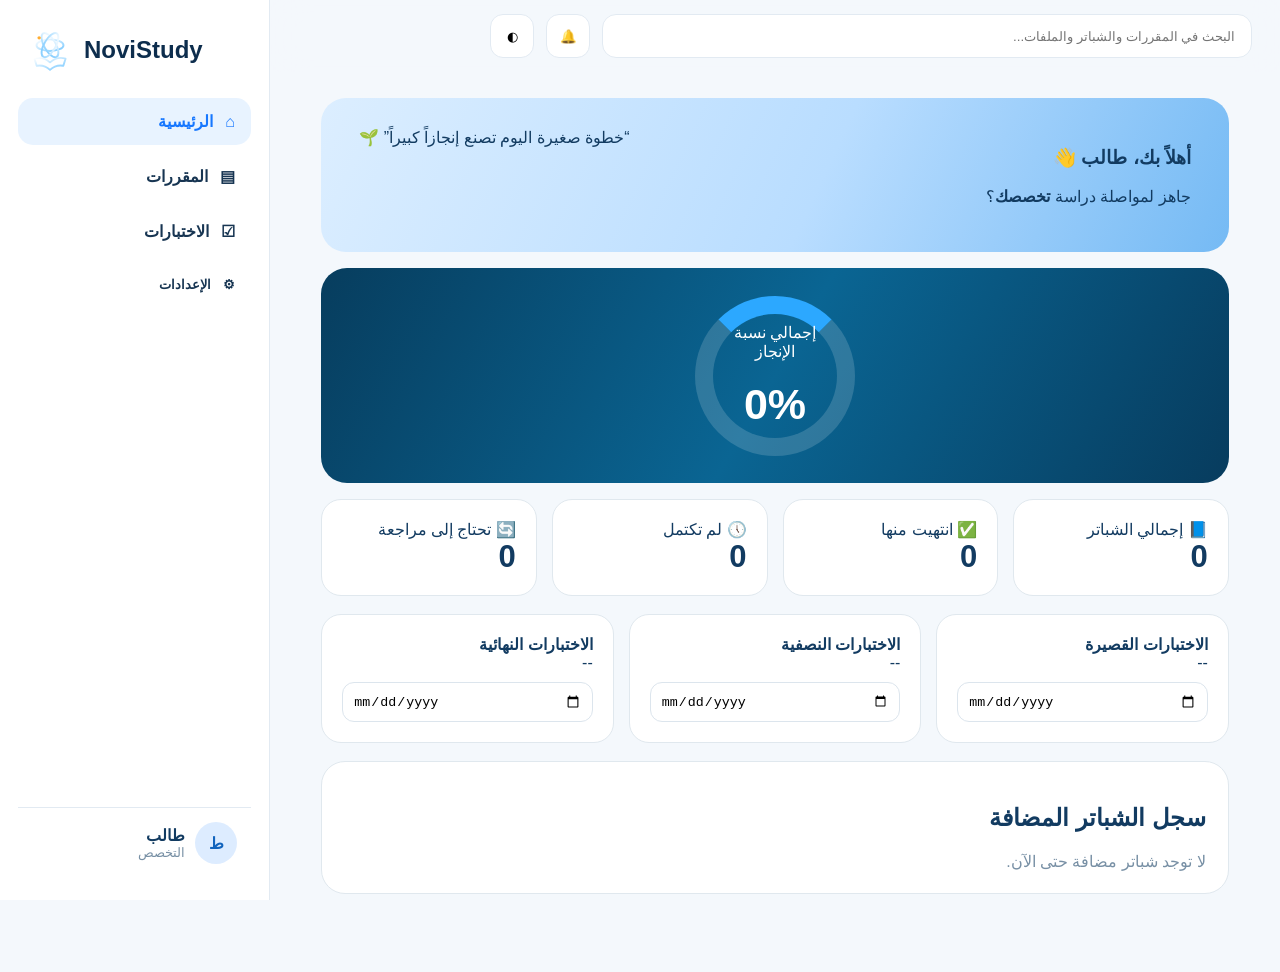
<file: index.html>
<!doctype html><html lang="ar" dir="rtl"><head><meta charset="utf-8"><meta name="viewport" content="width=device-width,initial-scale=1,viewport-fit=cover"><title>NoviStudy</title><link rel="stylesheet" href="novistudy-v2.css"><style>*{box-sizing:border-box}body{margin:0;font-family:-apple-system,BlinkMacSystemFont,"Segoe UI",Tahoma,Arial,sans-serif;color:#123b61}.dash{min-height:100vh;padding:26px 4vw}.welcome{border-radius:25px;padding:30px 38px;background:linear-gradient(115deg,#dceeff,#b9ddff 55%,#75baf4);display:flex;justify-content:space-between}.progress{height:215px;margin-top:16px;border-radius:26px;background:linear-gradient(120deg,#073d5e,#0a6593,#073c5e);color:#fff;display:grid;place-items:center}.ring{width:160px;height:160px;border:18px solid #ffffff28;border-top-color:#2ca8ff;border-radius:50%;display:grid;place-items:center;text-align:center}.ring strong{font-size:43px}.stats{display:grid;grid-template-columns:repeat(4,1fr);gap:15px;margin-top:16px}.stat,.exam{background:#fff;border:1px solid #e0e8ee;border-radius:20px;padding:20px}.stat strong{display:block;font-size:31px}.examgrid{display:grid;grid-template-columns:repeat(3,1fr);gap:15px;margin-top:18px}.exam input{width:100%;margin-top:10px;border:1px solid #dce5ed;border-radius:12px;padding:10px}.modal{display:none;position:fixed;inset:0;background:#071b2d8f;z-index:700;place-items:center;padding:22px;backdrop-filter:blur(9px)}.modal.open{display:grid}.settings{width:min(1040px,96vw);max-height:91vh;overflow:auto;background:#f5f8fc;border-radius:30px;padding:0;box-shadow:0 30px 90px #00182e45}.settingsHead{position:sticky;top:0;z-index:3;background:#ffffffeb;backdrop-filter:blur(18px);display:flex;align-items:center;justify-content:space-between;padding:20px 25px;border-bottom:1px solid #e2eaf2}.settingsHead h2{margin:0;font-size:26px}.closeSettings{border:0;background:#edf2f7;width:42px;height:42px;border-radius:50%;font-size:21px}.settingsBody{padding:22px}.profileCard{background:linear-gradient(125deg,#0b4167,#087ab4);color:#fff;border-radius:24px;padding:22px;display:flex;align-items:center;gap:18px;margin-bottom:18px}.profileAvatar{width:72px;height:72px;border-radius:22px;background:#ffffff24;display:grid;place-items:center;font-size:30px;font-weight:900}.profileCard h3{margin:0 0 5px;font-size:23px}.profileCard p{margin:0;opacity:.82}.settingsGrid{display:grid;grid-template-columns:1fr 1fr;gap:16px}.settingCard{background:#fff;border:1px solid #e0e8ee;border-radius:22px;padding:20px}.settingCard.wide{grid-column:1/-1}.cardTitle{display:flex;gap:11px;align-items:center;margin-bottom:17px}.cardIcon{width:42px;height:42px;border-radius:13px;background:#e8f3ff;display:grid;place-items:center;font-size:20px}.cardTitle h3{margin:0}.field{margin:11px 0}.field label{display:block;font-size:13px;font-weight:800;color:#6d8499;margin:0 4px 6px}.field input,.field select{width:100%;height:46px;border:1px solid #dce5ed;border-radius:13px;padding:0 13px;background:#fbfdff;font:inherit;color:#173552}.settingRow{display:flex;align-items:center;justify-content:space-between;padding:13px 0;border-bottom:1px solid #edf1f5;gap:15px}.settingRow:last-child{border-bottom:0}.settingRow small{display:block;color:#8194a6;margin-top:3px}.switch{position:relative;width:52px;height:30px;flex:0 0 auto}.switch input{display:none}.switch span{position:absolute;inset:0;background:#ccd6df;border-radius:30px;transition:.2s}.switch span:after{content:'';position:absolute;width:24px;height:24px;right:3px;top:3px;background:#fff;border-radius:50%;box-shadow:0 2px 6px #0002;transition:.2s}.switch input:checked+span{background:#1684ff}.switch input:checked+span:after{transform:translateX(-22px)}.seg{display:flex;background:#eef3f7;padding:4px;border-radius:12px}.seg button{border:0;background:transparent;padding:8px 12px;border-radius:9px;color:#61778b}.seg button.on{background:#fff;color:#087df2;box-shadow:0 2px 8px #001b3012}.action{border:0;border-radius:13px;padding:11px 15px;background:#e9f3ff;color:#0875dc;font-weight:800}.primary{background:#087df2;color:#fff}.danger{background:#fff0f1;color:#c8444e}.saveBar{position:sticky;bottom:0;background:#f5f8fce8;backdrop-filter:blur(15px);padding:16px 22px;display:flex;justify-content:flex-start;border-top:1px solid #e1e9f0}.saveBtn{border:0;background:#087df2;color:#fff;border-radius:14px;padding:13px 30px;font-weight:900;font-size:16px}.restoreLabel{cursor:pointer}.restoreLabel input{display:none}.ns-dark .settings{background:#091522}.ns-dark .settingsHead,.ns-dark .settingCard{background:#122235;color:#eaf3fb;border-color:#26394b}.ns-dark .field input,.ns-dark .field select{background:#0e1d2d!important}.ns-dark .saveBar{background:#091522e8}.ns-dark .closeSettings{background:#1b3044;color:#fff}@media(max-width:800px){.stats,.examgrid,.settingsGrid{grid-template-columns:1fr}.welcome{display:block}.settingCard.wide{grid-column:auto}.settings{width:98vw}.settingsBody{padding:13px}}</style></head><body><main class="dash"><section class="welcome"><div><h1>أهلاً بك، <span id="helloName">طالب</span> 👋</h1><p>جاهز لمواصلة دراسة <b id="major">تخصصك</b>؟</p></div><div>“خطوة صغيرة اليوم تصنع إنجازاً كبيراً” 🌱</div></section><section class="progress"><div class="ring">إجمالي نسبة الإنجاز<br><strong>0%</strong></div></section><div class="stats"><div class="stat">📘 إجمالي الشباتر<strong>0</strong></div><div class="stat">✅ انتهيت منها<strong>0</strong></div><div class="stat">🕔 لم تكتمل<strong>0</strong></div><div class="stat">🔄 تحتاج إلى مراجعة<strong>0</strong></div></div><section class="examgrid"><div class="exam"><b>الاختبارات القصيرة</b><div id="quizDays">--</div><input type="date" data-exam="الاختبارات القصيرة"></div><div class="exam"><b>الاختبارات النصفية</b><div id="midDays">--</div><input type="date" data-exam="الاختبارات النصفية"></div><div class="exam"><b>الاختبارات النهائية</b><div id="finalDays">--</div><input type="date" data-exam="الاختبارات النهائية"></div></section><section id="recentFiles" style="margin-top:18px;background:#fff;border:1px solid #e0e8ee;border-radius:24px;padding:22px"><h2>سجل الشباتر المضافة</h2><div id="chapterLog" style="color:#7890a5">لا توجد شباتر مضافة حتى الآن.</div></section></main><div id="settingsModal" class="modal"><div class="settings"><header class="settingsHead"><h2>الإعدادات</h2><button class="closeSettings" id="closeSettings">×</button></header><div class="settingsBody"><section class="profileCard"><div class="profileAvatar" id="settingsAvatar">ط</div><div><h3 id="profilePreview">طالب</h3><p id="profileSub">التخصص · الجامعة</p></div></section><div class="settingsGrid"><section class="settingCard wide"><div class="cardTitle"><div class="cardIcon">👤</div><div><h3>الملف الشخصي</h3><small>المعلومات التي تظهر في NoviStudy</small></div></div><div style="display:grid;grid-template-columns:repeat(3,1fr);gap:12px"><div class="field"><label>اسم المستخدم</label><input id="setName" placeholder="اسمك"></div><div class="field"><label>التخصص</label><input id="setMajor" placeholder="مثال: الطب والجراحة"></div><div class="field"><label>الجامعة</label><input id="setUni" placeholder="اسم الجامعة"></div></div></section><section class="settingCard"><div class="cardTitle"><div class="cardIcon">◐</div><h3>المظهر</h3></div><div class="settingRow"><div><b>الوضع الداكن</b><small>تغيير مظهر التطبيق</small></div><label class="switch"><input id="darkToggle" type="checkbox"><span></span></label></div><div class="settingRow"><div><b>مظهر التطبيق</b></div><div class="seg"><button class="on">تلقائي</button><button>فاتح</button><button>داكن</button></div></div></section><section class="settingCard"><div class="cardTitle"><div class="cardIcon">✏️</div><h3>Apple Pencil والقلم</h3></div><div class="settingRow"><div><b>الكتابة بالقلم فقط</b><small>الإصبع للتنقل والتكبير فقط</small></div><label class="switch"><input type="checkbox" checked disabled><span></span></label></div><div class="settingRow"><div><b>حفظ إعدادات الأدوات</b><small>السماكة والألوان وآخر أداة</small></div><label class="switch"><input id="toolMemory" type="checkbox" checked><span></span></label></div></section><section class="settingCard"><div class="cardTitle"><div class="cardIcon">📝</div><h3>الاختبارات</h3></div><div class="settingRow"><div><b>عدد الأسئلة الافتراضي</b></div><select id="defaultQuestions">${Array.from({length:20},(_,i)=>`<option>${(i+1)*5}</option>`).join('')}</select></div><div class="settingRow"><div><b>الوقت الافتراضي</b></div><select id="defaultTime">${Array.from({length:24},(_,i)=>`<option>${(i+1)*5}</option>`).join('')}</select></div></section><section class="settingCard"><div class="cardTitle"><div class="cardIcon">🔔</div><h3>الإشعارات</h3></div><div class="settingRow"><div><b>تنبيهات الاختبارات</b><small>التذكير بالمواعيد المحفوظة</small></div><label class="switch"><input id="examAlerts" type="checkbox" checked><span></span></label></div></section><section class="settingCard wide"><div class="cardTitle"><div class="cardIcon">☁️</div><div><h3>الملفات والبيانات</h3><small>النسخ الاحتياطي والاستعادة</small></div></div><div class="settingRow"><div><b>نسخة احتياطية من بيانات NoviStudy</b><small>المقررات والإعدادات ومواعيد الاختبارات وبنك الأسئلة</small></div><button class="action primary" onclick="NoviStudy.backup()">تنزيل نسخة احتياطية</button></div><div class="settingRow"><div><b>استعادة نسخة احتياطية</b><small>اختر ملف NoviStudy Backup</small></div><label class="action restoreLabel">اختيار ملف<input id="restore" type="file" accept="application/json"></label></div></section><section class="settingCard"><div class="cardTitle"><div class="cardIcon">🔒</div><h3>الخصوصية والأمان</h3></div><div class="settingRow"><div><b>البيانات المحلية</b><small>بياناتك الدراسية محفوظة على هذا الجهاز في النسخة الحالية</small></div></div></section><section class="settingCard"><div class="cardTitle"><div class="cardIcon">❔</div><h3>المساعدة وعن التطبيق</h3></div><div class="settingRow"><div><b>NoviStudy</b><small>منصة الدراسة والملاحظات والاختبارات</small></div><span>v2</span></div></section></div></div><div class="saveBar"><button class="saveBtn" id="saveSettings">حفظ التغييرات</button></div></div></div><script src="novistudy-v2.js"></script><script>const $=x=>document.getElementById(x);function p(){try{return JSON.parse(localStorage.getItem('noviProfile')||'{}')}catch{return{}}}function renderProfile(){let a=p();helloName.textContent=a.n||'طالب';major.textContent=a.m||'تخصصك';setName.value=a.n||'';setMajor.value=a.m||'';setUni.value=a.u||'';profilePreview.textContent=a.n||'طالب';profileSub.textContent=(a.m||'التخصص')+' · '+(a.u||'الجامعة');settingsAvatar.textContent=(a.n||'ط')[0]}renderProfile();function loadPrefs(){darkToggle.checked=document.body.classList.contains('ns-dark');toolMemory.checked=localStorage.getItem('noviToolMemory')!=='0';examAlerts.checked=localStorage.getItem('noviExamAlerts')!=='0';defaultQuestions.value=localStorage.getItem('noviDefaultQuestions')||'20';defaultTime.value=localStorage.getItem('noviDefaultTime')||'30'}saveSettings.onclick=()=>{localStorage.setItem('noviProfile',JSON.stringify({n:setName.value||'طالب',m:setMajor.value||'التخصص',u:setUni.value||'الجامعة'}));localStorage.setItem('noviToolMemory',toolMemory.checked?'1':'0');localStorage.setItem('noviExamAlerts',examAlerts.checked?'1':'0');localStorage.setItem('noviDefaultQuestions',defaultQuestions.value);localStorage.setItem('noviDefaultTime',defaultTime.value);renderProfile();settingsModal.classList.remove('open')};darkToggle.onchange=()=>{document.body.classList.toggle('ns-dark',darkToggle.checked);localStorage.setItem('noviDark',darkToggle.checked?'1':'0')};closeSettings.onclick=()=>settingsModal.classList.remove('open');settingsModal.onclick=e=>{if(e.target===settingsModal)settingsModal.classList.remove('open')};document.addEventListener('click',e=>{if(e.target.closest('#nsSettings')){loadPrefs();settingsModal.classList.add('open')}});restore.onchange=async()=>{try{NoviStudy.restore(JSON.parse(await restore.files[0].text()))}catch{alert('ملف النسخة الاحتياطية غير صالح')}};let dates={};try{dates=JSON.parse(localStorage.getItem('novi_exam_dates')||'{}')}catch{};function examRender(){let ids=['quizDays','midDays','finalDays'],keys=['الاختبارات القصيرة','الاختبارات النصفية','الاختبارات النهائية'];keys.forEach((k,i)=>{let el=document.querySelector(`[data-exam="${k}"]`);el.value=dates[k]||'';ids[i]&&($(ids[i]).textContent=dates[k]?Math.max(0,Math.ceil((new Date(dates[k])-new Date())/86400000))+' يوم':'--')})}document.querySelectorAll('[data-exam]').forEach(x=>x.onchange=()=>{dates[x.dataset.exam]=x.value;localStorage.setItem('novi_exam_dates',JSON.stringify(dates));examRender()});examRender();</script></body></html>
</file>
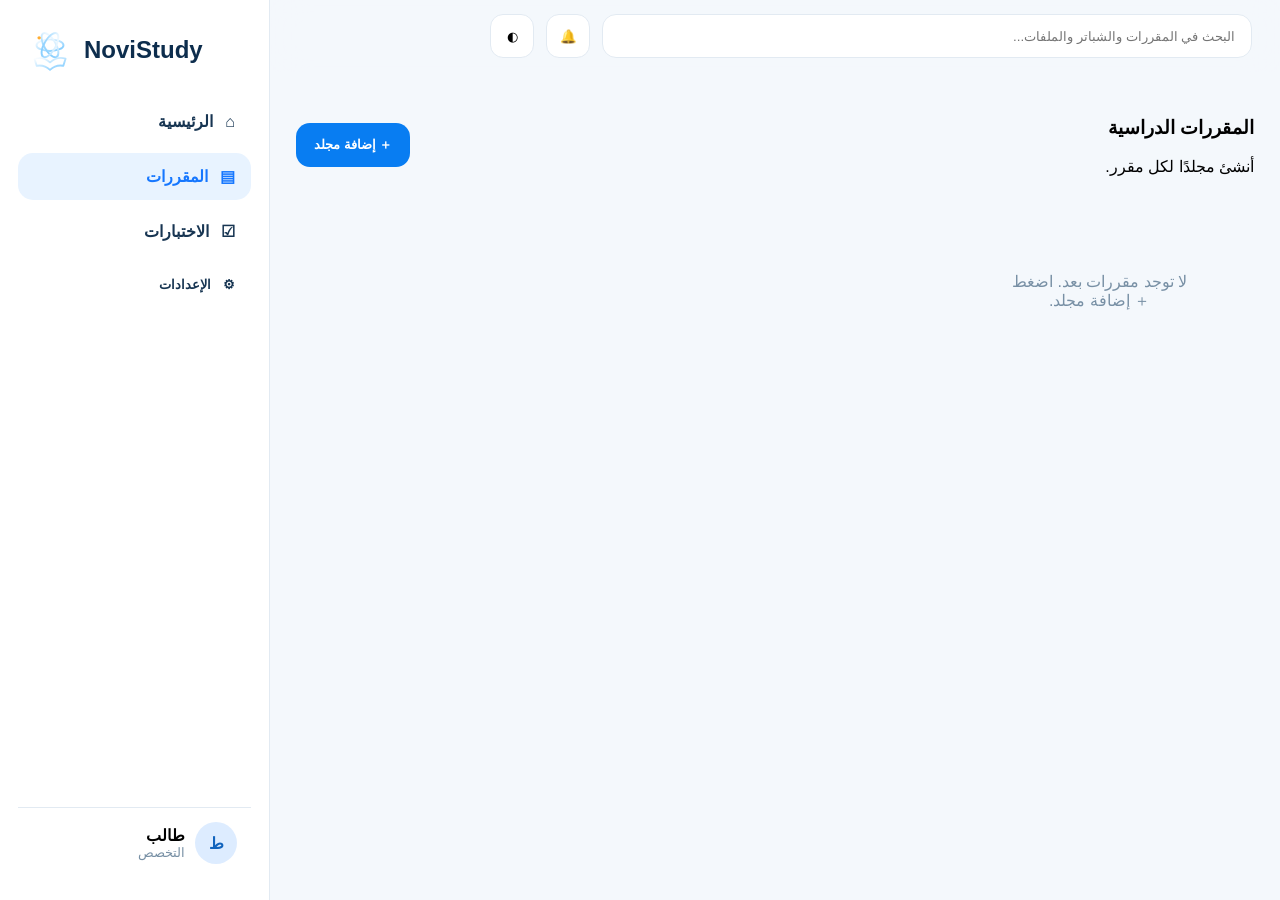
<file: courses.html>
<!doctype html><html lang="ar" dir="rtl"><head><meta charset="utf-8"><meta name="viewport" content="width=device-width,initial-scale=1,viewport-fit=cover"><title>NoviStudy | المقررات</title><link rel="stylesheet" href="novistudy-v2.css"><style>*{box-sizing:border-box}body{margin:0;font-family:-apple-system,BlinkMacSystemFont,"Segoe UI",Tahoma,Arial,sans-serif}.wrap{padding:26px;max-width:1300px;margin:auto}.head{display:flex;justify-content:space-between;align-items:center}.add{border:0;background:#087df2;color:#fff;border-radius:14px;padding:13px 18px;font-weight:900}.folders{display:grid;grid-template-columns:repeat(3,1fr);gap:16px;margin-top:20px}.folder{position:relative;background:#fff;border:1px solid #dfe8f0;border-radius:22px;padding:22px;cursor:pointer}.folder .ico{font-size:38px}.folder h3{margin:10px 0 4px}.folderMenu{position:absolute;top:12px;left:12px;border:0;background:#f2f6fa;border-radius:11px;width:38px;height:38px;font-size:20px}.menuBox{display:none;position:absolute;top:54px;left:12px;z-index:20;width:165px;background:#fff;border:1px solid #dce5ed;border-radius:14px;padding:6px;box-shadow:0 12px 35px #001b3028}.menuBox.on{display:block}.menuBox button{width:100%;border:0;background:transparent;padding:10px;text-align:right;border-radius:9px}.menuBox .del{color:#c83d48}.empty{text-align:center;color:#7890a5;padding:60px}.modal{display:none;position:fixed;inset:0;background:#00182e88;z-index:700;place-items:center}.modal.on{display:grid}.box{width:min(520px,92vw);background:#fff;border-radius:24px;padding:24px}.box input{width:100%;padding:12px;border:1px solid #dce5ed;border-radius:12px;margin:8px 0}.choice{display:grid;grid-template-columns:1fr 1fr;gap:10px}.choice button{padding:20px;border:1px solid #dce5ed;border-radius:16px;background:#f7faff;font-weight:800}.items{margin-top:20px}.item{display:flex;align-items:center;justify-content:space-between;gap:12px;background:#fff;border:1px solid #e0e8ee;border-radius:17px;padding:15px;margin:10px 0}.item.openable,.item.folderItem{cursor:pointer}.item select{padding:8px;border-radius:10px}.btn{border:0;border-radius:12px;padding:10px 14px}.primary{background:#087df2;color:#fff}.danger{background:#fff0f1;color:#c8444e}.back{cursor:pointer;color:#087df2}.crumbs{color:#7890a5;font-size:14px;margin:7px 0}.hidden{display:none!important}.viewer{display:none;position:fixed;inset:0;background:#eef2f7;z-index:900}.viewer.on{display:flex;flex-direction:column}.viewerbar{height:64px;background:#fff;border-bottom:1px solid #dce5ed;display:flex;align-items:center;justify-content:space-between;padding:10px 18px}.viewerbody{flex:1;min-height:0}.viewerbody iframe,.viewerbody img{width:100%;height:100%;border:0;object-fit:contain}.viewerbody img{background:#222}.viewerclose{border:0;background:#172b3b;color:#fff;border-radius:12px;padding:10px 16px;font-weight:800}.toast{position:fixed;bottom:28px;right:50%;transform:translateX(50%);z-index:1000;background:#123b61;color:#fff;padding:12px 20px;border-radius:14px;display:none}.toast.on{display:block}@media(max-width:850px){.folders{grid-template-columns:1fr 1fr}}</style></head><body><main class="wrap"><section id="root"><div class="head"><div><h1>المقررات الدراسية</h1><p>أنشئ مجلدًا لكل مقرر.</p></div><button class="add" id="addCourse">＋ إضافة مجلد</button></div><div id="folders" class="folders"></div></section><section id="inside" class="hidden"><div class="head"><div><div class="back" id="back">← رجوع</div><div class="crumbs" id="crumbs"></div><h1 id="courseName"></h1></div><button class="add" id="plus">＋</button></div><div id="items" class="items"></div></section></main><div class="modal" id="nameModal"><div class="box"><h2 id="nameTitle">إضافة مجلد</h2><input id="nameInput" placeholder="الاسم"><button class="btn primary" id="nameSave">حفظ</button><button class="btn" onclick="nameModal.classList.remove('on')">إلغاء</button></div></div><div class="modal" id="choiceModal"><div class="box"><h2>ماذا تريد أن تضيف؟</h2><div class="choice"><button id="addSubfolder">📁 إضافة مجلد</button><button id="addFile">📎 إضافة ملف</button></div></div></div><input id="filePicker" type="file" multiple accept="application/pdf,.pdf,application/vnd.ms-powerpoint,application/vnd.openxmlformats-officedocument.presentationml.presentation,.ppt,.pptx,image/*" hidden><div id="viewer" class="viewer"><div class="viewerbar"><button class="viewerclose" id="viewerClose">رجوع</button><b id="viewerName"></b><span></span></div><div id="viewerBody" class="viewerbody"></div></div><div id="toast" class="toast"></div><script src="novistudy-v2.js"></script><script>const KEY='novi_courses',$=x=>document.getElementById(x);let data=[],current=null,path=[],pending='course',db=null;function msg(t){toast.textContent=t;toast.classList.add('on');setTimeout(()=>toast.classList.remove('on'),2400)}function openDB(){return new Promise((resolve,reject)=>{if(db)return resolve(db);if(!window.indexedDB)return reject(new Error('IndexedDB unavailable'));let r=indexedDB.open('NoviStudyFiles',2);r.onupgradeneeded=e=>{let d=e.target.result;if(!d.objectStoreNames.contains('files'))d.createObjectStore('files')};r.onsuccess=()=>{db=r.result;resolve(db)};r.onerror=()=>reject(r.error||new Error('DB error'));r.onblocked=()=>reject(new Error('DB blocked'))})}async function putFile(id,file){let d=await openDB();return new Promise((ok,no)=>{try{let tx=d.transaction('files','readwrite');tx.oncomplete=()=>ok();tx.onerror=()=>no(tx.error);tx.onabort=()=>no(tx.error||new Error('transaction aborted'));tx.objectStore('files').put(file,id)}catch(e){no(e)}})}async function getFile(id){let d=await openDB();return new Promise((ok,no)=>{try{let r=d.transaction('files','readonly').objectStore('files').get(id);r.onsuccess=()=>ok(r.result);r.onerror=()=>no(r.error)}catch(e){no(e)}})}function fileToDataURL(file){return new Promise((ok,no)=>{let r=new FileReader();r.onload=()=>ok(r.result);r.onerror=()=>no(r.error);r.readAsDataURL(file)})}try{data=JSON.parse(localStorage.getItem(KEY)||'[]')}catch{};function save(){localStorage.setItem(KEY,JSON.stringify(data))}function safe(s){return String(s||'').replace(/[&<>"']/g,m=>({'&':'&amp;','<':'&lt;','>':'&gt;','"':'&quot;',"'":'&#39;'}[m]))}function migrateItems(arr){(arr||[]).forEach(x=>{if(x.kind==='folder'&&!Array.isArray(x.items))x.items=[];if(x.kind==='folder')migrateItems(x.items)})}data.forEach(c=>{c.items=c.items||[];migrateItems(c.items)});save();function currentItems(){let arr=data[current].items;for(const i of path){arr[i].items=arr[i].items||[];arr=arr[i].items}return arr}function currentFolder(){if(!path.length)return data[current];let arr=data[current].items,node=null;for(const i of path){node=arr[i];arr=node.items||[]}return node}function render(){folders.innerHTML=data.length?data.map((c,i)=>`<div class="folder" onclick="openCourse(${i})"><button class="folderMenu" onclick="toggleCourseMenu(event,${i})">•••</button><div class="menuBox" id="cm${i}" onclick="event.stopPropagation()"><button onclick="renameCourse(${i})">✏️ إعادة التسمية</button><button class="del" onclick="deleteCourse(${i})">🗑️ حذف المجلد</button></div><div class="ico">📁</div><h3>${safe(c.name)}</h3><small>${(c.items||[]).length} عنصر</small></div>`).join(''):'<div class="empty">لا توجد مقررات بعد. اضغط ＋ إضافة مجلد.</div>'}window.toggleCourseMenu=(e,i)=>{e.stopPropagation();document.querySelectorAll('.menuBox').forEach(x=>x.classList.remove('on'));$('cm'+i).classList.toggle('on')};window.renameCourse=i=>{let n=prompt('اسم المجلد الجديد',data[i].name);if(n&&n.trim()){data[i].name=n.trim();save();render()}};window.deleteCourse=i=>{if(confirm(`هل تريد حذف مجلد «${data[i].name}» وكل محتوياته؟`)){data.splice(i,1);save();render()}};document.addEventListener('click',()=>document.querySelectorAll('.menuBox').forEach(x=>x.classList.remove('on')));window.openCourse=i=>{current=i;path=[];root.classList.add('hidden');inside.classList.remove('hidden');renderItems()};window.openFolder=i=>{path.push(i);renderItems()};function breadcrumb(){let names=[data[current].name],arr=data[current].items;for(const i of path){names.push(arr[i].name);arr=arr[i].items||[]}return names}function renderItems(){let arr=currentItems(),names=breadcrumb(),node=currentFolder();courseName.textContent=node.name;crumbs.textContent=names.join('  ›  ');items.innerHTML=arr.length?arr.map((x,i)=>`<div class="item ${x.kind==='folder'?'folderItem':'openable'}" onclick="${x.kind==='folder'?`openFolder(${i})`:`openFile(${i})`}"><div><b>${x.kind==='folder'?'📁':'📎'} ${safe(x.name||x.fileName)}</b><small style="display:block;color:#789">${x.kind==='folder'?'مجلد · '+(x.items||[]).length+' عنصر':(x.type||'ملف')}</small></div><div onclick="event.stopPropagation()">${x.kind!=='folder'?`<select onchange="status(${i},this.value)"><option value="incomplete" ${x.status==='incomplete'?'selected':''}>لم يكتمل</option><option value="review" ${x.status==='review'?'selected':''}>يحتاج مراجعة</option><option value="done" ${x.status==='done'?'selected':''}>مكتمل</option></select>`:''}<button class="btn" onclick="renameItem(${i})">إعادة تسمية</button><button class="btn danger" onclick="delItem(${i})">حذف</button><span style="color:#087df2;margin-right:8px">فتح ←</span></div></div>`).join(''):'<div class="empty">هذا المجلد فارغ. اضغط ＋ لإضافة مجلد أو ملف.</div>'}window.status=(i,v)=>{currentItems()[i].status=v;save()};window.delItem=i=>{let arr=currentItems(),x=arr[i];if(confirm(`حذف «${x.name||x.fileName}»${x.kind==='folder'?' وكل محتوياته':''}؟`)){arr.splice(i,1);save();renderItems()}};window.renameItem=i=>{let x=currentItems()[i],n=prompt('الاسم الجديد',x.name||x.fileName);if(n&&n.trim()){if(x.kind==='file')x.fileName=n.trim();else x.name=n.trim();save();renderItems()}};window.openFile=async i=>{let x=currentItems()[i],blob=null,url='';try{if(x.dataUrl){let res=await fetch(x.dataUrl);blob=await res.blob()}else if(x.fileId)blob=await getFile(x.fileId);if(!blob)return alert('تعذر العثور على الملف. أضفه مرة أخرى.');url=URL.createObjectURL(blob);let ext=(x.fileName||'').split('.').pop().toLowerCase();viewerName.textContent=x.fileName;viewerBody.innerHTML='';if(blob.type.startsWith('image/'))viewerBody.innerHTML=`<img src="${url}">`;else if(ext==='pdf'||blob.type==='application/pdf')viewerBody.innerHTML=`<iframe src="${url}"></iframe>`;else{let a=document.createElement('a');a.href=url;a.download=x.fileName;document.body.appendChild(a);a.click();a.remove();setTimeout(()=>URL.revokeObjectURL(url),3000);return}viewer.dataset.url=url;viewer.classList.add('on')}catch(e){console.error(e);alert('تعذر فتح الملف.')}};viewerClose.onclick=()=>{viewer.classList.remove('on');viewerBody.innerHTML='';if(viewer.dataset.url)URL.revokeObjectURL(viewer.dataset.url);viewer.dataset.url=''};addCourse.onclick=()=>{pending='course';nameTitle.textContent='إضافة مجلد مقرر';nameInput.value='';nameModal.classList.add('on')};plus.onclick=()=>choiceModal.classList.add('on');addSubfolder.onclick=()=>{choiceModal.classList.remove('on');pending='folder';nameTitle.textContent='إضافة مجلد داخل '+currentFolder().name;nameInput.value='';nameModal.classList.add('on')};addFile.onclick=()=>{choiceModal.classList.remove('on');filePicker.value='';filePicker.click()};filePicker.onchange=async e=>{const chosen=Array.from(e.target.files||[]);if(!chosen.length)return;const arr=currentItems();msg('جارٍ إضافة الملف...');try{for(const f of chosen){const id='file_'+Date.now()+'_'+Math.random().toString(36).slice(2);let entry={kind:'file',fileName:f.name,type:f.type||f.name.split('.').pop(),size:f.size,status:'incomplete'};try{await putFile(id,f);entry.fileId=id}catch(dbErr){console.warn('IndexedDB failed, using fallback',dbErr);if(f.size>8*1024*1024)throw new Error('FILE_TOO_LARGE_FOR_FALLBACK');entry.dataUrl=await fileToDataURL(f)}arr.push(entry)}save();renderItems();msg(chosen.length>1?'تمت إضافة الملفات':'تمت إضافة الملف')}catch(err){console.error(err);if(err.message==='FILE_TOO_LARGE_FOR_FALLBACK')alert('Safari منع التخزين المحلي لهذا الملف وحجمه كبير. سنحتاج نقل تخزين ملفات NoviStudy إلى تخزين سحابي بدل المتصفح.');else alert('تعذر إضافة الملف على Safari.')}finally{filePicker.value=''}};nameSave.onclick=()=>{let n=nameInput.value.trim();if(!n)return;if(pending==='course')data.push({name:n,items:[]});else currentItems().push({kind:'folder',name:n,items:[]});save();nameModal.classList.remove('on');pending==='course'?render():renderItems()};back.onclick=()=>{if(path.length){path.pop();renderItems()}else{inside.classList.add('hidden');root.classList.remove('hidden');render()}};render();</script></body></html>
</file>
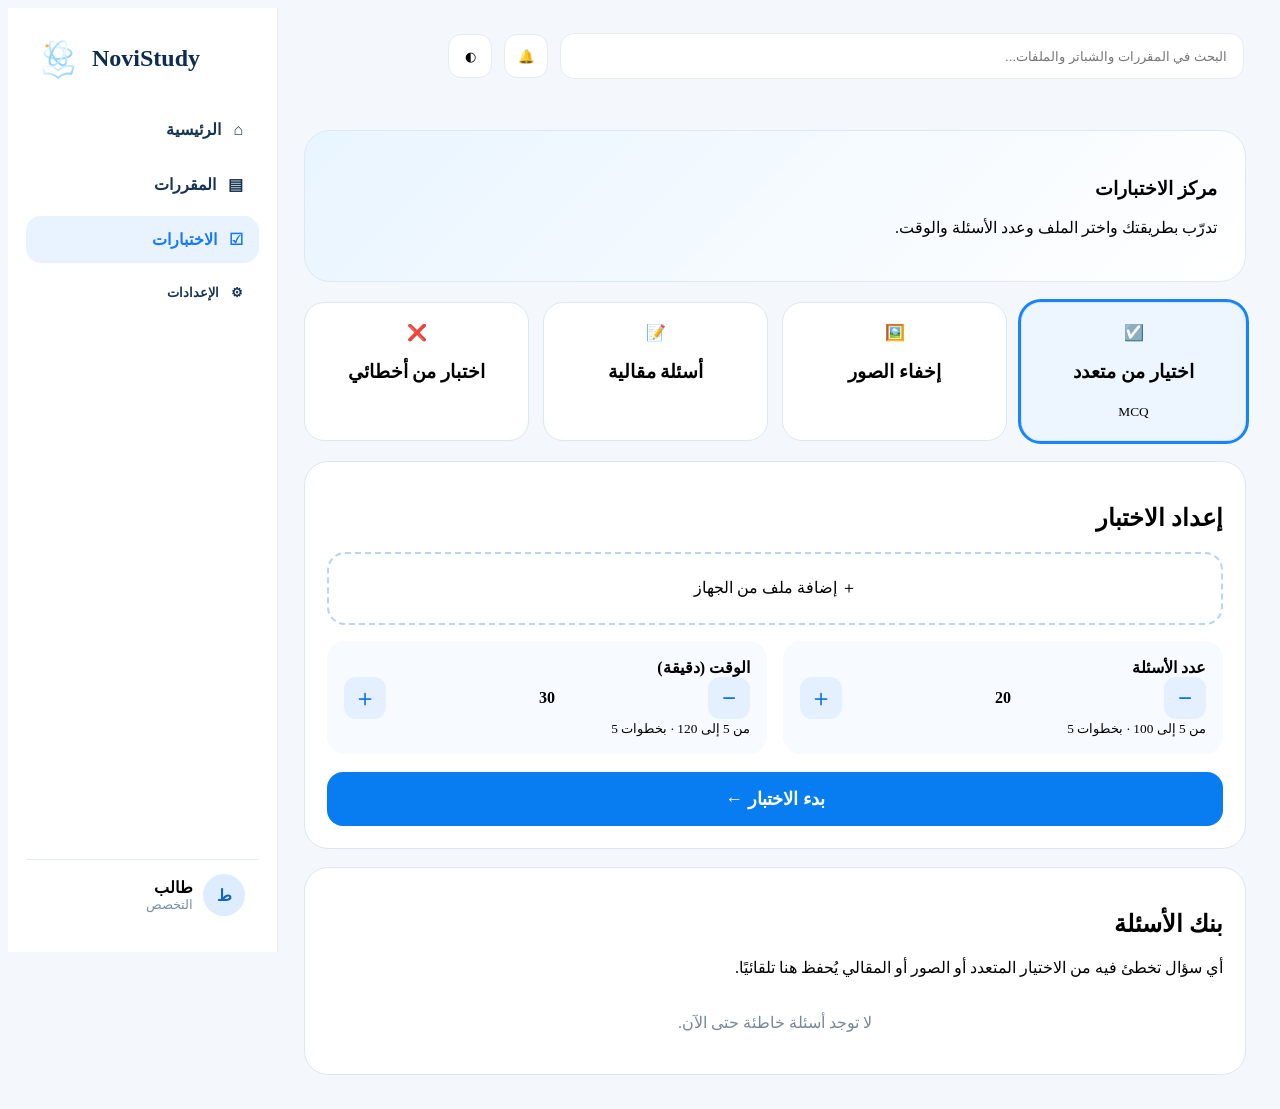
<file: tests.html>
<!doctype html><html lang="ar" dir="rtl"><head><meta charset="utf-8"><meta name="viewport" content="width=device-width,initial-scale=1,viewport-fit=cover"><title>NoviStudy | مركز الاختبارات</title><link rel="stylesheet" href="novistudy-v2.css"><style>.tests{padding:26px;max-width:1200px;margin:auto}.hero{background:linear-gradient(135deg,#e9f5ff,#fff);border:1px solid #dce9f5;border-radius:26px;padding:28px}.types{display:grid;grid-template-columns:repeat(4,1fr);gap:14px;margin:20px 0}.type{background:#fff;border:1px solid #dce7f0;border-radius:20px;padding:20px;cursor:pointer;text-align:center}.type.on{outline:3px solid #1684ff;background:#edf6ff}.setup{background:#fff;border:1px solid #dce7f0;border-radius:24px;padding:22px}.row{display:grid;grid-template-columns:1fr 1fr;gap:16px}.control{background:#f7faff;border-radius:18px;padding:17px}.step{display:flex;align-items:center;justify-content:space-between}.step button{width:42px;height:42px;border:0;border-radius:12px;background:#e4f0ff;color:#086fe1;font-size:24px}.start{width:100%;height:54px;border:0;border-radius:16px;background:#087df2;color:#fff;font-size:18px;font-weight:900;margin-top:18px}.wrong{margin-top:18px;background:#fff;border:1px solid #dce7f0;border-radius:24px;padding:22px}.upload{display:block;border:2px dashed #b9d5ef;border-radius:18px;padding:24px;text-align:center;margin:16px 0;cursor:pointer}@media(max-width:800px){.types{grid-template-columns:1fr 1fr}.row{grid-template-columns:1fr}}</style></head><body><main class="tests"><section class="hero"><h1>مركز الاختبارات</h1><p>تدرّب بطريقتك واختر الملف وعدد الأسئلة والوقت.</p></section><section class="types"><div class="type on" data-type="MCQ">☑️<h3>اختيار من متعدد</h3><small>MCQ</small></div><div class="type" data-type="Image Occlusion">🖼️<h3>إخفاء الصور</h3></div><div class="type" data-type="Essay">📝<h3>أسئلة مقالية</h3></div><div class="type" data-type="Wrong">❌<h3>اختبار من أخطائي</h3></div></section><section class="setup"><h2>إعداد الاختبار</h2><label class="upload">＋ إضافة ملف من الجهاز<input id="file" type="file" accept=".pdf,.ppt,.pptx,image/*" hidden></label><div id="fileName" style="color:#71879b"></div><div class="row"><div class="control"><b>عدد الأسئلة</b><div class="step"><button id="qMinus">−</button><strong id="q">20</strong><button id="qPlus">＋</button></div><small>من 5 إلى 100 · بخطوات 5</small></div><div class="control"><b>الوقت (دقيقة)</b><div class="step"><button id="tMinus">−</button><strong id="t">30</strong><button id="tPlus">＋</button></div><small>من 5 إلى 120 · بخطوات 5</small></div></div><button class="start" id="start">بدء الاختبار ←</button></section><section class="wrong"><h2>بنك الأسئلة</h2><p>أي سؤال تخطئ فيه من الاختيار المتعدد أو الصور أو المقالي يُحفظ هنا تلقائيًا.</p><div id="wrongList"></div></section></main><script src="novistudy-v2.js"></script><script>let type='MCQ',q=20,t=30;const $=x=>document.getElementById(x);document.querySelectorAll('.type').forEach(x=>x.onclick=()=>{document.querySelectorAll('.type').forEach(y=>y.classList.remove('on'));x.classList.add('on');type=x.dataset.type});function set(id,v){$(id).textContent=v}qMinus.onclick=()=>set('q',q=Math.max(5,q-5));qPlus.onclick=()=>set('q',q=Math.min(100,q+5));tMinus.onclick=()=>set('t',t=Math.max(5,t-5));tPlus.onclick=()=>set('t',t=Math.min(120,t+5));file.onchange=()=>fileName.textContent=file.files[0]?'الملف: '+file.files[0].name:'';start.onclick=()=>{if(type!=='Wrong'&&!file.files[0])return alert('اختر ملفًا من الجهاز أولًا.');alert(`تم إعداد اختبار ${type}\n${q} سؤال · ${t} دقيقة`)};function wrong(){let a;try{a=JSON.parse(localStorage.getItem('novi_wrong_questions')||'[]')}catch{a=[]}wrongList.innerHTML=a.length?a.map((x,i)=>`<div style="padding:12px;border-bottom:1px solid #e7edf3"><b>${x.question||'سؤال '+(i+1)}</b><small style="display:block;color:#789">${x.type||''}</small></div>`).join(''):'<div style="padding:20px;text-align:center;color:#789">لا توجد أسئلة خاطئة حتى الآن.</div>'}wrong();</script></body></html>
</file>
<file: novistudy-v2.css>
:root{--ns-blue:#1677ff;--ns-navy:#0d2d4d;--ns-bg:#f4f8fc;--ns-card:#fff;--ns-text:#173552;--ns-muted:#7890a5;--ns-line:#e2eaf2}body{background:var(--ns-bg)!important}.ns-shell{display:grid;grid-template-columns:270px 1fr;min-height:100dvh;direction:ltr}.ns-side{position:sticky;top:0;height:100dvh;background:rgba(255,255,255,.96);border-right:1px solid var(--ns-line);padding:22px 18px;display:flex;flex-direction:column;z-index:180;direction:rtl}.ns-logo{display:flex;align-items:center;gap:10px;direction:ltr;padding:4px 8px 24px}.ns-logo img{width:48px;height:48px}.ns-logo b{font-size:24px;color:var(--ns-navy)}.ns-nav{display:grid;gap:8px}.ns-nav a,.ns-nav button{border:0;text-decoration:none;background:transparent;color:var(--ns-text);border-radius:15px;padding:14px 16px;display:flex;align-items:center;gap:12px;font-weight:800;text-align:right;cursor:pointer}.ns-nav .active,.ns-nav a:hover,.ns-nav button:hover{background:#e8f3ff;color:var(--ns-blue)}.ns-profile{margin-top:auto;padding:14px;border-top:1px solid var(--ns-line);display:flex;align-items:center;gap:10px}.ns-avatar{width:42px;height:42px;border-radius:50%;background:#ddecff;display:grid;place-items:center;color:#1264bd;font-weight:900}.ns-main{min-width:0;direction:rtl}.ns-topbar{height:72px;display:flex;align-items:center;gap:12px;padding:12px 28px;background:rgba(244,248,252,.88);backdrop-filter:blur(18px);position:sticky;top:0;z-index:170}.ns-search{flex:1;max-width:650px;height:44px;border:1px solid var(--ns-line);background:var(--ns-card);border-radius:14px;padding:0 16px;color:var(--ns-text)}.ns-topbtn{width:44px;height:44px;border:1px solid var(--ns-line);background:var(--ns-card);border-radius:13px;cursor:pointer}.ns-collapse{display:none}.ns-search-results{position:fixed;z-index:500;top:66px;right:300px;width:min(620px,calc(100vw - 340px));max-height:60vh;overflow:auto;background:var(--ns-card);border:1px solid var(--ns-line);border-radius:18px;box-shadow:0 20px 60px #001b3030;padding:10px;direction:rtl}.ns-result{display:block;padding:13px;border-radius:12px;color:var(--ns-text);text-decoration:none;border-bottom:1px solid var(--ns-line)}.ns-result:hover{background:#eef6ff}.ns-hidden{display:none!important}.ns-toast{position:fixed;left:24px;bottom:24px;z-index:900;background:#172b3be8;color:#fff;border-radius:14px;padding:11px 16px}.ns-dark{--ns-bg:#091522;--ns-card:#122235;--ns-text:#eaf3fb;--ns-muted:#9bb0c3;--ns-line:#26394b;background:var(--ns-bg)!important;color:var(--ns-text)!important}.ns-dark .ns-side{background:#0d1d2d}.ns-dark .ns-topbar{background:#091522e8}.ns-dark .dash,.ns-dark .wrap{background:var(--ns-bg)!important;color:var(--ns-text)!important}.ns-dark .card,.ns-dark .panel,.ns-dark .stat,.ns-dark #recentFiles{background:var(--ns-card)!important;color:var(--ns-text)!important;border-color:var(--ns-line)!important}.ns-dark input,.ns-dark select{background:#102338!important;color:#fff!important;border-color:var(--ns-line)!important}@media(max-width:900px){.ns-shell{grid-template-columns:84px 1fr}.ns-side{padding:18px 10px}.ns-logo b,.ns-nav span,.ns-profile .ns-ptext{display:none}.ns-logo{justify-content:center}.ns-nav a,.ns-nav button{justify-content:center;padding:14px}.ns-profile{justify-content:center}.ns-search-results{right:100px;width:calc(100vw - 120px)}}
</file>
